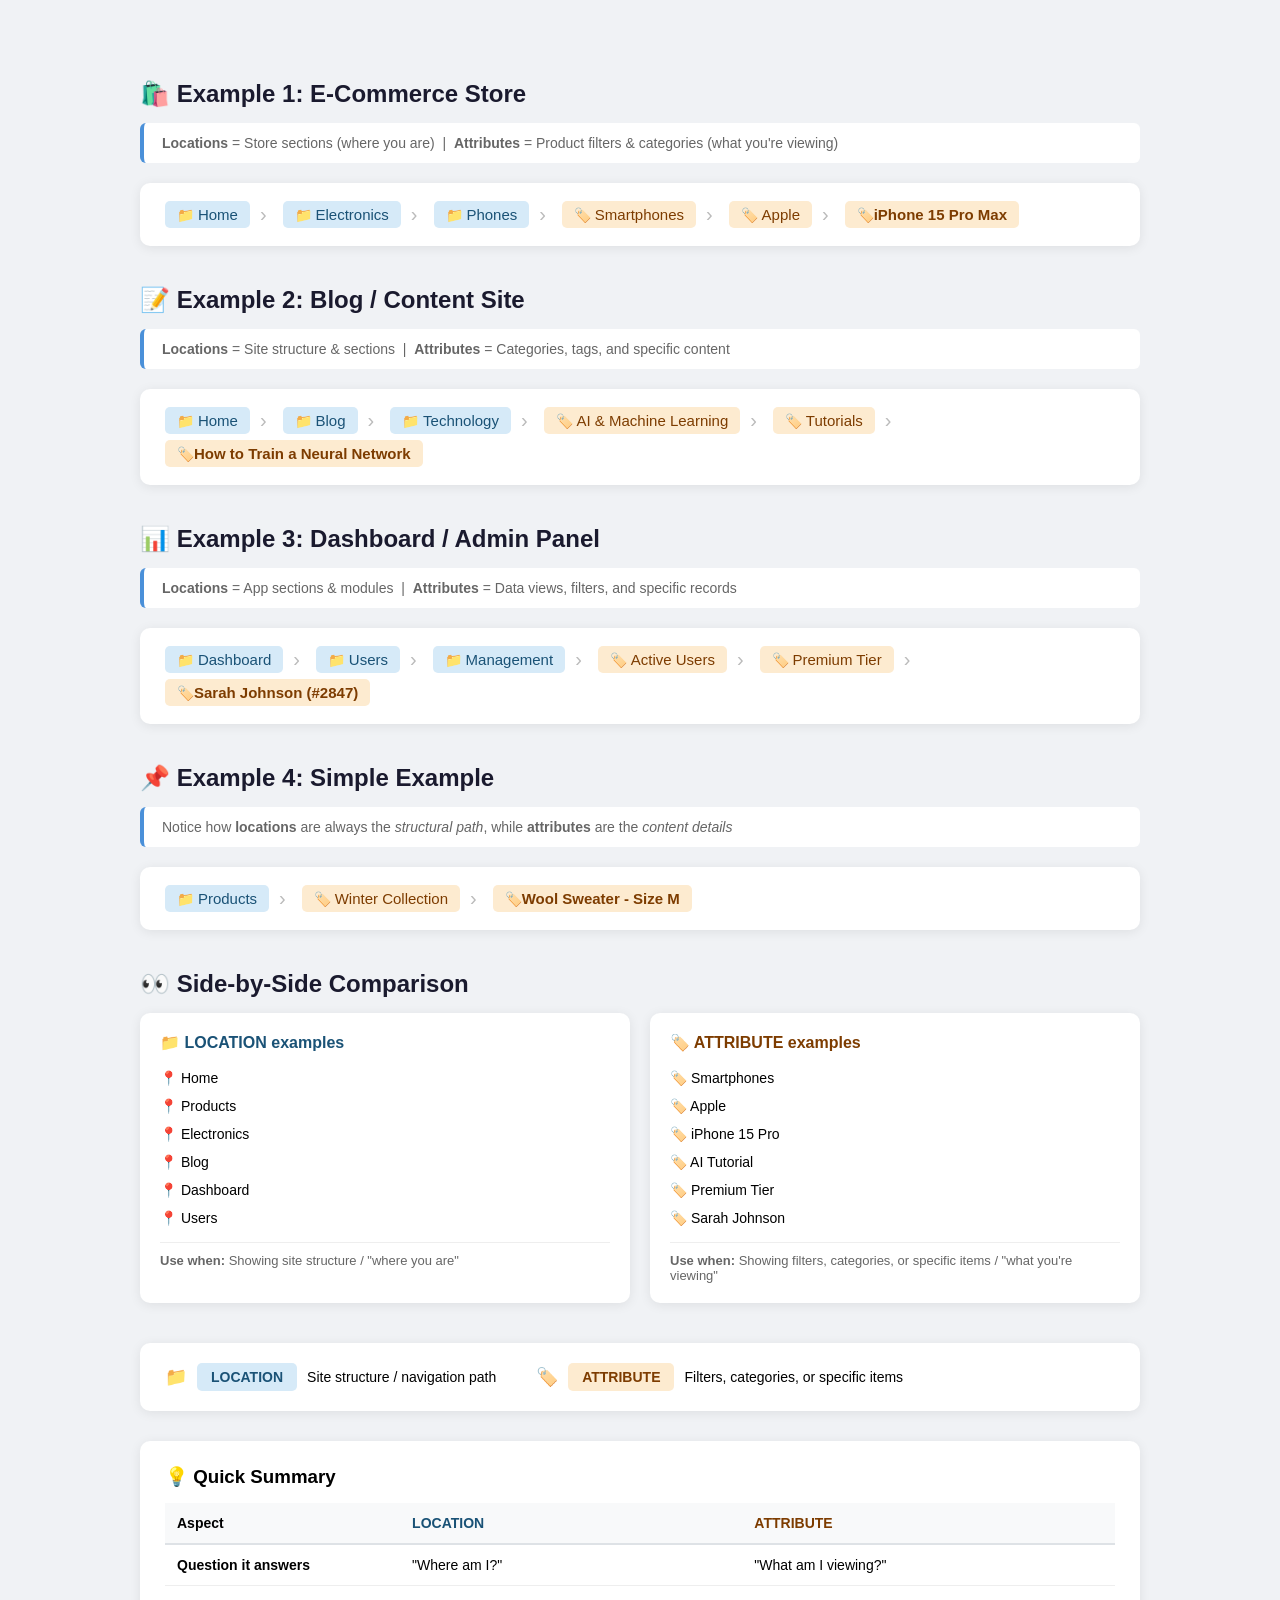
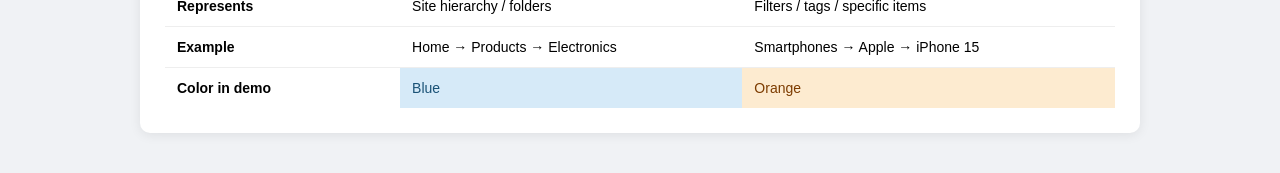
<file: deepseek_breadcrumb.html>
<!DOCTYPE html>
<html>
<head>
<style>
  * { margin: 0; padding: 0; box-sizing: border-box; }
  body { 
    font-family: 'Segoe UI', Arial, sans-serif; 
    padding: 40px; 
    background: #f0f2f5;
  }

  .container {
    max-width: 1000px;
    margin: 0 auto;
  }

  h2 {
    margin: 40px 0 15px 0;
    color: #1a1a2e;
    font-weight: 600;
  }

  .description {
    color: #666;
    margin-bottom: 20px;
    font-size: 14px;
    background: #fff;
    padding: 12px 18px;
    border-radius: 6px;
    border-left: 4px solid #4a90d9;
  }

  /* ===== BREADCRUMB STYLES ===== */
  .breadcrumb {
    background: white;
    padding: 18px 25px;
    border-radius: 10px;
    box-shadow: 0 2px 12px rgba(0,0,0,0.08);
    margin-bottom: 15px;
    transition: all 0.2s;
  }

  .breadcrumb ol {
    list-style: none;
    display: flex;
    flex-wrap: wrap;
    gap: 6px;
    align-items: center;
  }

  .breadcrumb li {
    display: flex;
    align-items: center;
    font-size: 15px;
  }

  /* Separator */
  .breadcrumb li:not(:last-child)::after {
    content: "›";
    margin: 0 10px;
    color: #bbb;
    font-size: 20px;
    font-weight: 300;
  }

  .breadcrumb a {
    text-decoration: none;
    padding: 5px 12px;
    border-radius: 5px;
    transition: all 0.2s;
    font-weight: 500;
  }

  .breadcrumb a:hover {
    transform: translateY(-1px);
    box-shadow: 0 2px 8px rgba(0,0,0,0.1);
  }

  .breadcrumb li:last-child {
    font-weight: 600;
    padding: 5px 12px;
    border-radius: 5px;
  }

  /* ===== LOCATION STYLES ===== */
  .location a {
    color: #1a5276;
    background: #d6eaf8;
  }

  .location a:hover {
    background: #aed6f1;
  }

  .location:last-child,
  .location:not(:has(a)) {
    color: #1a5276;
    background: #d6eaf8;
  }

  /* ===== ATTRIBUTE STYLES ===== */
  .attribute a {
    color: #7d3c00;
    background: #fdebd0;
  }

  .attribute a:hover {
    background: #fad7a0;
  }

  .attribute:last-child,
  .attribute:not(:has(a)) {
    color: #7d3c00;
    background: #fdebd0;
  }

  /* Icons */
  .location a::before,
  .location:last-child::before {
    content: "📁 ";
    font-size: 14px;
  }

  .attribute a::before,
  .attribute:last-child::before {
    content: "🏷️ ";
    font-size: 14px;
  }

  /* ===== LEGEND ===== */
  .legend {
    background: white;
    padding: 20px 25px;
    border-radius: 10px;
    box-shadow: 0 2px 12px rgba(0,0,0,0.08);
    margin-top: 40px;
    display: flex;
    gap: 40px;
    flex-wrap: wrap;
  }

  .legend-item {
    display: flex;
    align-items: center;
    gap: 10px;
    font-size: 14px;
  }

  .legend-box {
    padding: 6px 14px;
    border-radius: 5px;
    font-weight: 600;
  }

  .legend-box.location {
    background: #d6eaf8;
    color: #1a5276;
  }

  .legend-box.attribute {
    background: #fdebd0;
    color: #7d3c00;
  }

  .legend-icon {
    font-size: 18px;
  }
</style>
</head>
<body>

<div class="container">

  <!-- ============================================ -->
  <!-- EXAMPLE 1: E-COMMERCE (Online Store)          -->
  <!-- ============================================ -->
  <h2>🛍️ Example 1: E-Commerce Store</h2>
  <div class="description">
    <strong>Locations</strong> = Store sections (where you are) &nbsp;|&nbsp; 
    <strong>Attributes</strong> = Product filters & categories (what you're viewing)
  </div>

  <div class="breadcrumb">
    <ol>
      <li class="location"><a href="#">Home</a></li>
      <li class="location"><a href="#">Electronics</a></li>
      <li class="location"><a href="#">Phones</a></li>
      <li class="attribute"><a href="#">Smartphones</a></li>
      <li class="attribute"><a href="#">Apple</a></li>
      <li class="attribute">iPhone 15 Pro Max</li>
    </ol>
  </div>

  <!-- ============================================ -->
  <!-- EXAMPLE 2: BLOG / CONTENT SITE               -->
  <!-- ============================================ -->
  <h2>📝 Example 2: Blog / Content Site</h2>
  <div class="description">
    <strong>Locations</strong> = Site structure & sections &nbsp;|&nbsp; 
    <strong>Attributes</strong> = Categories, tags, and specific content
  </div>

  <div class="breadcrumb">
    <ol>
      <li class="location"><a href="#">Home</a></li>
      <li class="location"><a href="#">Blog</a></li>
      <li class="location"><a href="#">Technology</a></li>
      <li class="attribute"><a href="#">AI & Machine Learning</a></li>
      <li class="attribute"><a href="#">Tutorials</a></li>
      <li class="attribute">How to Train a Neural Network</li>
    </ol>
  </div>

  <!-- ============================================ -->
  <!-- EXAMPLE 3: DASHBOARD / ADMIN PANEL           -->
  <!-- ============================================ -->
  <h2>📊 Example 3: Dashboard / Admin Panel</h2>
  <div class="description">
    <strong>Locations</strong> = App sections & modules &nbsp;|&nbsp; 
    <strong>Attributes</strong> = Data views, filters, and specific records
  </div>

  <div class="breadcrumb">
    <ol>
      <li class="location"><a href="#">Dashboard</a></li>
      <li class="location"><a href="#">Users</a></li>
      <li class="location"><a href="#">Management</a></li>
      <li class="attribute"><a href="#">Active Users</a></li>
      <li class="attribute"><a href="#">Premium Tier</a></li>
      <li class="attribute">Sarah Johnson (#2847)</li>
    </ol>
  </div>

  <!-- ============================================ -->
  <!-- EXAMPLE 4: SIMPLE (Just 3 items)             -->
  <!-- ============================================ -->
  <h2>📌 Example 4: Simple Example</h2>
  <div class="description">
    Notice how <strong>locations</strong> are always the <em>structural path</em>, 
    while <strong>attributes</strong> are the <em>content details</em>
  </div>

  <div class="breadcrumb">
    <ol>
      <li class="location"><a href="#">Products</a></li>
      <li class="attribute"><a href="#">Winter Collection</a></li>
      <li class="attribute">Wool Sweater - Size M</li>
    </ol>
  </div>

  <!-- ============================================ -->
  <!-- VISUAL COMPARISON SIDE-BY-SIDE               -->
  <!-- ============================================ -->
  <h2>👀 Side-by-Side Comparison</h2>
  
  <div style="display: grid; grid-template-columns: 1fr 1fr; gap: 20px; margin-top: 15px;">
    
    <div style="background: white; padding: 20px; border-radius: 10px; box-shadow: 0 2px 12px rgba(0,0,0,0.08);">
      <h4 style="color: #1a5276; margin-bottom: 12px;">📁 LOCATION examples</h4>
      <ul style="list-style: none; padding: 0; font-size: 14px; line-height: 2;">
        <li>📍 Home</li>
        <li>📍 Products</li>
        <li>📍 Electronics</li>
        <li>📍 Blog</li>
        <li>📍 Dashboard</li>
        <li>📍 Users</li>
      </ul>
      <p style="font-size: 13px; color: #666; margin-top: 10px; border-top: 1px solid #eee; padding-top: 10px;">
        <strong>Use when:</strong> Showing site structure / "where you are"
      </p>
    </div>

    <div style="background: white; padding: 20px; border-radius: 10px; box-shadow: 0 2px 12px rgba(0,0,0,0.08);">
      <h4 style="color: #7d3c00; margin-bottom: 12px;">🏷️ ATTRIBUTE examples</h4>
      <ul style="list-style: none; padding: 0; font-size: 14px; line-height: 2;">
        <li>🏷️ Smartphones</li>
        <li>🏷️ Apple</li>
        <li>🏷️ iPhone 15 Pro</li>
        <li>🏷️ AI Tutorial</li>
        <li>🏷️ Premium Tier</li>
        <li>🏷️ Sarah Johnson</li>
      </ul>
      <p style="font-size: 13px; color: #666; margin-top: 10px; border-top: 1px solid #eee; padding-top: 10px;">
        <strong>Use when:</strong> Showing filters, categories, or specific items / "what you're viewing"
      </p>
    </div>
  </div>

  <!-- ============================================ -->
  <!-- LEGEND                                       -->
  <!-- ============================================ -->
  <div class="legend">
    <div class="legend-item">
      <span class="legend-icon">📁</span>
      <span class="legend-box location">LOCATION</span>
      <span>Site structure / navigation path</span>
    </div>
    <div class="legend-item">
      <span class="legend-icon">🏷️</span>
      <span class="legend-box attribute">ATTRIBUTE</span>
      <span>Filters, categories, or specific items</span>
    </div>
  </div>

  <!-- ============================================ -->
  <!-- SUMMARY TABLE                                -->
  <!-- ============================================ -->
  <div style="background: white; padding: 25px; border-radius: 10px; box-shadow: 0 2px 12px rgba(0,0,0,0.08); margin-top: 30px;">
    <h3 style="margin-bottom: 15px;">💡 Quick Summary</h3>
    <table style="width: 100%; border-collapse: collapse; font-size: 14px;">
      <thead>
        <tr style="background: #f8f9fa; text-align: left;">
          <th style="padding: 12px; border-bottom: 2px solid #dee2e6;">Aspect</th>
          <th style="padding: 12px; border-bottom: 2px solid #dee2e6; color: #1a5276;">LOCATION</th>
          <th style="padding: 12px; border-bottom: 2px solid #dee2e6; color: #7d3c00;">ATTRIBUTE</th>
        </tr>
      </thead>
      <tbody>
        <tr>
          <td style="padding: 12px; border-bottom: 1px solid #eee; font-weight: 600;">Question it answers</td>
          <td style="padding: 12px; border-bottom: 1px solid #eee;">"Where am I?"</td>
          <td style="padding: 12px; border-bottom: 1px solid #eee;">"What am I viewing?"</td>
        </tr>
        <tr>
          <td style="padding: 12px; border-bottom: 1px solid #eee; font-weight: 600;">Represents</td>
          <td style="padding: 12px; border-bottom: 1px solid #eee;">Site hierarchy / folders</td>
          <td style="padding: 12px; border-bottom: 1px solid #eee;">Filters / tags / specific items</td>
        </tr>
        <tr>
          <td style="padding: 12px; border-bottom: 1px solid #eee; font-weight: 600;">Example</td>
          <td style="padding: 12px; border-bottom: 1px solid #eee;">Home → Products → Electronics</td>
          <td style="padding: 12px; border-bottom: 1px solid #eee;">Smartphones → Apple → iPhone 15</td>
        </tr>
        <tr>
          <td style="padding: 12px; font-weight: 600;">Color in demo</td>
          <td style="padding: 12px; background: #d6eaf8; color: #1a5276;">Blue</td>
          <td style="padding: 12px; background: #fdebd0; color: #7d3c00;">Orange</td>
        </tr>
      </tbody>
    </table>
  </div>

</div>

</body>
</html>
</file>
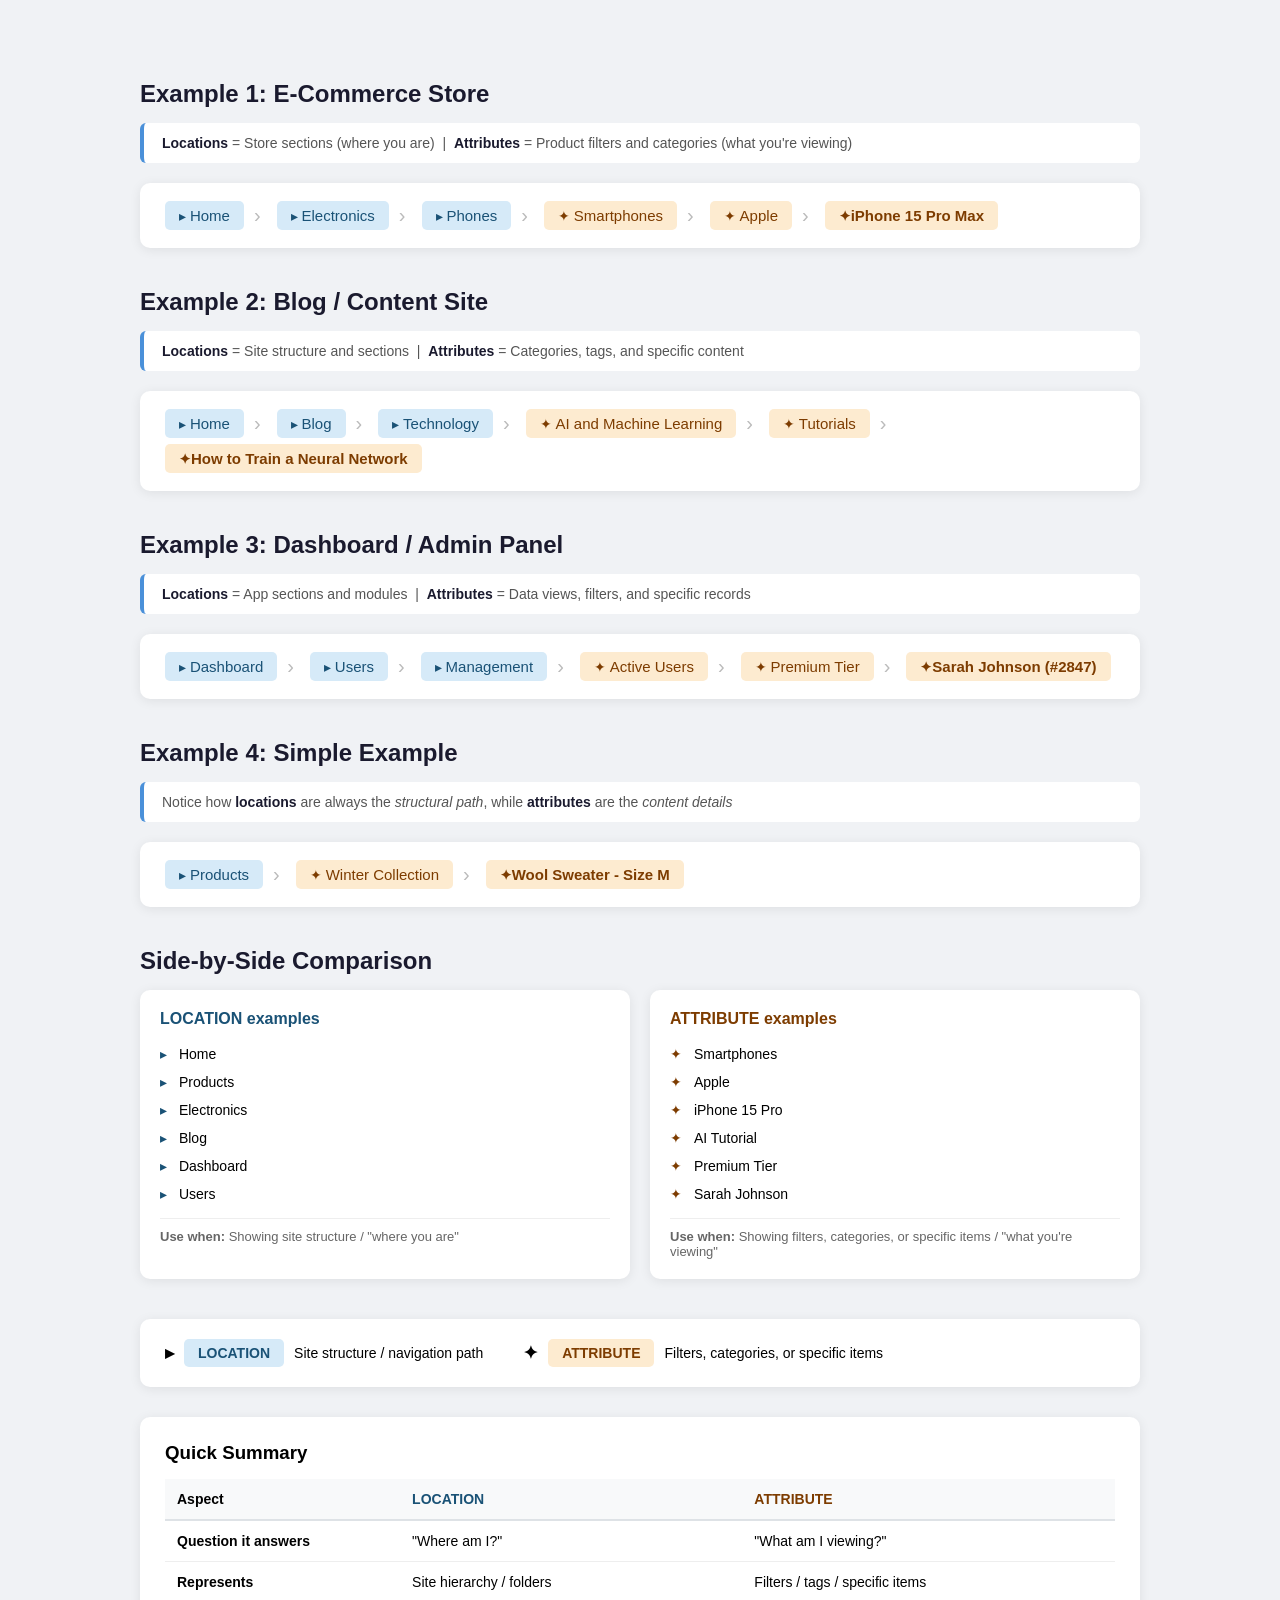
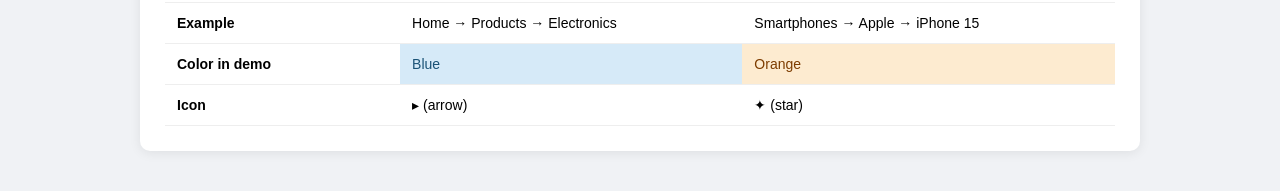
<file: deepseek_breadcrumb01.html>
<!DOCTYPE html>
<html>

<!--
location / attribute

Key Takeaways for Beginners
- location = "Where am I?" (site structure)
- attribute = "What am I looking at?" (content properties)
- You can have multiple of each type in one breadcrumb
- The last item (current page) is usually an attribute with no link
- Add these classes to <li> elements, not the <a> tags

This makes your breadcrumbs more semantic and gives you super-flexible styling options! 
-->

<head>
<meta charset="UTF-8">
<style>
  * { margin: 0; padding: 0; box-sizing: border-box; }
  body { 
    font-family: 'Segoe UI', Arial, sans-serif; 
    padding: 40px; 
    background: #f0f2f5;
  }

  .container {
    max-width: 1000px;
    margin: 0 auto;
  }

  h2 {
    margin: 40px 0 15px 0;
    color: #1a1a2e;
    font-weight: 600;
  }

  .description {
    color: #555;
    margin-bottom: 20px;
    font-size: 14px;
    background: #fff;
    padding: 12px 18px;
    border-radius: 6px;
    border-left: 4px solid #4a90d9;
  }

  .description strong {
    color: #1a1a2e;
  }

  /* ===== BREADCRUMB STYLES ===== */
  .breadcrumb {
    background: white;
    padding: 18px 25px;
    border-radius: 10px;
    box-shadow: 0 2px 12px rgba(0,0,0,0.08);
    margin-bottom: 15px;
    transition: all 0.2s;
  }

  .breadcrumb ol {
    list-style: none;
    display: flex;
    flex-wrap: wrap;
    gap: 6px;
    align-items: center;
  }

  .breadcrumb li {
    display: flex;
    align-items: center;
    font-size: 15px;
  }

  /* Separator */
  .breadcrumb li:not(:last-child)::after {
    content: "›";
    margin: 0 10px;
    color: #bbb;
    font-size: 20px;
    font-weight: 300;
  }

  .breadcrumb a {
    text-decoration: none;
    padding: 6px 14px;
    border-radius: 5px;
    transition: all 0.2s;
    font-weight: 500;
  }

  .breadcrumb a:hover {
    transform: translateY(-1px);
    box-shadow: 0 2px 8px rgba(0,0,0,0.1);
  }

  .breadcrumb li:last-child {
    font-weight: 600;
    padding: 6px 14px;
    border-radius: 5px;
  }

  /* ===== LOCATION STYLES ===== */
  .location a {
    color: #1a5276;
    background: #d6eaf8;
  }

  .location a:hover {
    background: #aed6f1;
  }

  .location:last-child,
  .location:not(:has(a)) {
    color: #1a5276;
    background: #d6eaf8;
  }

  /* Location icon using CSS */
  .location a::before,
  .location:last-child::before {
    content: "▸ ";
    font-size: 14px;
    color: #1a5276;
  }

  /* ===== ATTRIBUTE STYLES ===== */
  .attribute a {
    color: #7d3c00;
    background: #fdebd0;
  }

  .attribute a:hover {
    background: #fad7a0;
  }

  .attribute:last-child,
  .attribute:not(:has(a)) {
    color: #7d3c00;
    background: #fdebd0;
  }

  /* Attribute icon using CSS */
  .attribute a::before,
  .attribute:last-child::before {
    content: "✦ ";
    font-size: 14px;
    color: #7d3c00;
  }

  /* ===== LEGEND ===== */
  .legend {
    background: white;
    padding: 20px 25px;
    border-radius: 10px;
    box-shadow: 0 2px 12px rgba(0,0,0,0.08);
    margin-top: 40px;
    display: flex;
    gap: 40px;
    flex-wrap: wrap;
  }

  .legend-item {
    display: flex;
    align-items: center;
    gap: 10px;
    font-size: 14px;
  }

  .legend-box {
    padding: 6px 14px;
    border-radius: 5px;
    font-weight: 600;
  }

  .legend-box.location {
    background: #d6eaf8;
    color: #1a5276;
  }

  .legend-box.attribute {
    background: #fdebd0;
    color: #7d3c00;
  }

  .legend-icon {
    font-weight: bold;
    font-size: 18px;
  }

  /* ===== COMPARISON BOXES ===== */
  .comparison-grid {
    display: grid;
    grid-template-columns: 1fr 1fr;
    gap: 20px;
    margin-top: 15px;
  }

  .comparison-box {
    background: white;
    padding: 20px;
    border-radius: 10px;
    box-shadow: 0 2px 12px rgba(0,0,0,0.08);
  }

  .comparison-box h4 {
    margin-bottom: 12px;
  }

  .comparison-box ul {
    list-style: none;
    padding: 0;
    font-size: 14px;
    line-height: 2;
  }

  .comparison-box ul li::before {
    margin-right: 8px;
  }

  .location-list li::before {
    content: "▸ ";
    color: #1a5276;
  }

  .attribute-list li::before {
    content: "✦ ";
    color: #7d3c00;
  }

  .comparison-box .note {
    font-size: 13px;
    color: #666;
    margin-top: 10px;
    border-top: 1px solid #eee;
    padding-top: 10px;
  }

  /* ===== SUMMARY TABLE ===== */
  .summary {
    background: white;
    padding: 25px;
    border-radius: 10px;
    box-shadow: 0 2px 12px rgba(0,0,0,0.08);
    margin-top: 30px;
  }

  .summary h3 {
    margin-bottom: 15px;
  }

  .summary table {
    width: 100%;
    border-collapse: collapse;
    font-size: 14px;
  }

  .summary th {
    padding: 12px;
    border-bottom: 2px solid #dee2e6;
    text-align: left;
  }

  .summary td {
    padding: 12px;
    border-bottom: 1px solid #eee;
  }

  .summary .location-color {
    color: #1a5276;
  }

  .summary .attribute-color {
    color: #7d3c00;
  }

  .summary .bg-location {
    background: #d6eaf8;
    color: #1a5276;
  }

  .summary .bg-attribute {
    background: #fdebd0;
    color: #7d3c00;
  }

  .summary th {
    background: #f8f9fa;
  }

  .summary .fw-bold {
    font-weight: 600;
  }

  @media (max-width: 700px) {
    .comparison-grid {
      grid-template-columns: 1fr;
    }
    .legend {
      flex-direction: column;
      gap: 10px;
    }
  }
</style>
</head>
<body>

<div class="container">

  <!-- ============================================ -->
  <!-- EXAMPLE 1: E-COMMERCE (Online Store)          -->
  <!-- ============================================ -->
  <h2>Example 1: E-Commerce Store</h2>
  <div class="description">
    <strong>Locations</strong> = Store sections (where you are) &nbsp;|&nbsp; 
    <strong>Attributes</strong> = Product filters and categories (what you're viewing)
  </div>

  <div class="breadcrumb">
    <ol>
      <li class="location"><a href="#">Home</a></li>
      <li class="location"><a href="#">Electronics</a></li>
      <li class="location"><a href="#">Phones</a></li>
      <li class="attribute"><a href="#">Smartphones</a></li>
      <li class="attribute"><a href="#">Apple</a></li>
      <li class="attribute">iPhone 15 Pro Max</li>
    </ol>
  </div>

  <!-- ============================================ -->
  <!-- EXAMPLE 2: BLOG / CONTENT SITE               -->
  <!-- ============================================ -->
  <h2>Example 2: Blog / Content Site</h2>
  <div class="description">
    <strong>Locations</strong> = Site structure and sections &nbsp;|&nbsp; 
    <strong>Attributes</strong> = Categories, tags, and specific content
  </div>

  <div class="breadcrumb">
    <ol>
      <li class="location"><a href="#">Home</a></li>
      <li class="location"><a href="#">Blog</a></li>
      <li class="location"><a href="#">Technology</a></li>
      <li class="attribute"><a href="#">AI and Machine Learning</a></li>
      <li class="attribute"><a href="#">Tutorials</a></li>
      <li class="attribute">How to Train a Neural Network</li>
    </ol>
  </div>

  <!-- ============================================ -->
  <!-- EXAMPLE 3: DASHBOARD / ADMIN PANEL           -->
  <!-- ============================================ -->
  <h2>Example 3: Dashboard / Admin Panel</h2>
  <div class="description">
    <strong>Locations</strong> = App sections and modules &nbsp;|&nbsp; 
    <strong>Attributes</strong> = Data views, filters, and specific records
  </div>

  <div class="breadcrumb">
    <ol>
      <li class="location"><a href="#">Dashboard</a></li>
      <li class="location"><a href="#">Users</a></li>
      <li class="location"><a href="#">Management</a></li>
      <li class="attribute"><a href="#">Active Users</a></li>
      <li class="attribute"><a href="#">Premium Tier</a></li>
      <li class="attribute">Sarah Johnson (#2847)</li>
    </ol>
  </div>

  <!-- ============================================ -->
  <!-- EXAMPLE 4: SIMPLE (Just 3 items)             -->
  <!-- ============================================ -->
  <h2>Example 4: Simple Example</h2>
  <div class="description">
    Notice how <strong>locations</strong> are always the <em>structural path</em>, 
    while <strong>attributes</strong> are the <em>content details</em>
  </div>

  <div class="breadcrumb">
    <ol>
      <li class="location"><a href="#">Products</a></li>
      <li class="attribute"><a href="#">Winter Collection</a></li>
      <li class="attribute">Wool Sweater - Size M</li>
    </ol>
  </div>

  <!-- ============================================ -->
  <!-- VISUAL COMPARISON SIDE-BY-SIDE               -->
  <!-- ============================================ -->
  <h2>Side-by-Side Comparison</h2>
  
  <div class="comparison-grid">
    
    <div class="comparison-box">
      <h4 style="color: #1a5276;">LOCATION examples</h4>
      <ul class="location-list">
        <li>Home</li>
        <li>Products</li>
        <li>Electronics</li>
        <li>Blog</li>
        <li>Dashboard</li>
        <li>Users</li>
      </ul>
      <p class="note">
        <strong>Use when:</strong> Showing site structure / "where you are"
      </p>
    </div>

    <div class="comparison-box">
      <h4 style="color: #7d3c00;">ATTRIBUTE examples</h4>
      <ul class="attribute-list">
        <li>Smartphones</li>
        <li>Apple</li>
        <li>iPhone 15 Pro</li>
        <li>AI Tutorial</li>
        <li>Premium Tier</li>
        <li>Sarah Johnson</li>
      </ul>
      <p class="note">
        <strong>Use when:</strong> Showing filters, categories, or specific items / "what you're viewing"
      </p>
    </div>
  </div>

  <!-- ============================================ -->
  <!-- LEGEND                                       -->
  <!-- ============================================ -->
  <div class="legend">
    <div class="legend-item">
      <span class="legend-icon">▸</span>
      <span class="legend-box location">LOCATION</span>
      <span>Site structure / navigation path</span>
    </div>
    <div class="legend-item">
      <span class="legend-icon">✦</span>
      <span class="legend-box attribute">ATTRIBUTE</span>
      <span>Filters, categories, or specific items</span>
    </div>
  </div>

  <!-- ============================================ -->
  <!-- SUMMARY TABLE                                -->
  <!-- ============================================ -->
  <div class="summary">
    <h3>Quick Summary</h3>
    <table>
      <thead>
        <tr>
          <th>Aspect</th>
          <th class="location-color">LOCATION</th>
          <th class="attribute-color">ATTRIBUTE</th>
        </tr>
      </thead>
      <tbody>
        <tr>
          <td class="fw-bold">Question it answers</td>
          <td>"Where am I?"</td>
          <td>"What am I viewing?"</td>
        </tr>
        <tr>
          <td class="fw-bold">Represents</td>
          <td>Site hierarchy / folders</td>
          <td>Filters / tags / specific items</td>
        </tr>
        <tr>
          <td class="fw-bold">Example</td>
          <td>Home → Products → Electronics</td>
          <td>Smartphones → Apple → iPhone 15</td>
        </tr>
        <tr>
          <td class="fw-bold">Color in demo</td>
          <td class="bg-location">Blue</td>
          <td class="bg-attribute">Orange</td>
        </tr>
        <tr>
          <td class="fw-bold">Icon</td>
          <td>▸ (arrow)</td>
          <td>✦ (star)</td>
        </tr>
      </tbody>
    </table>
  </div>

</div>

</body>
</html>
</file>
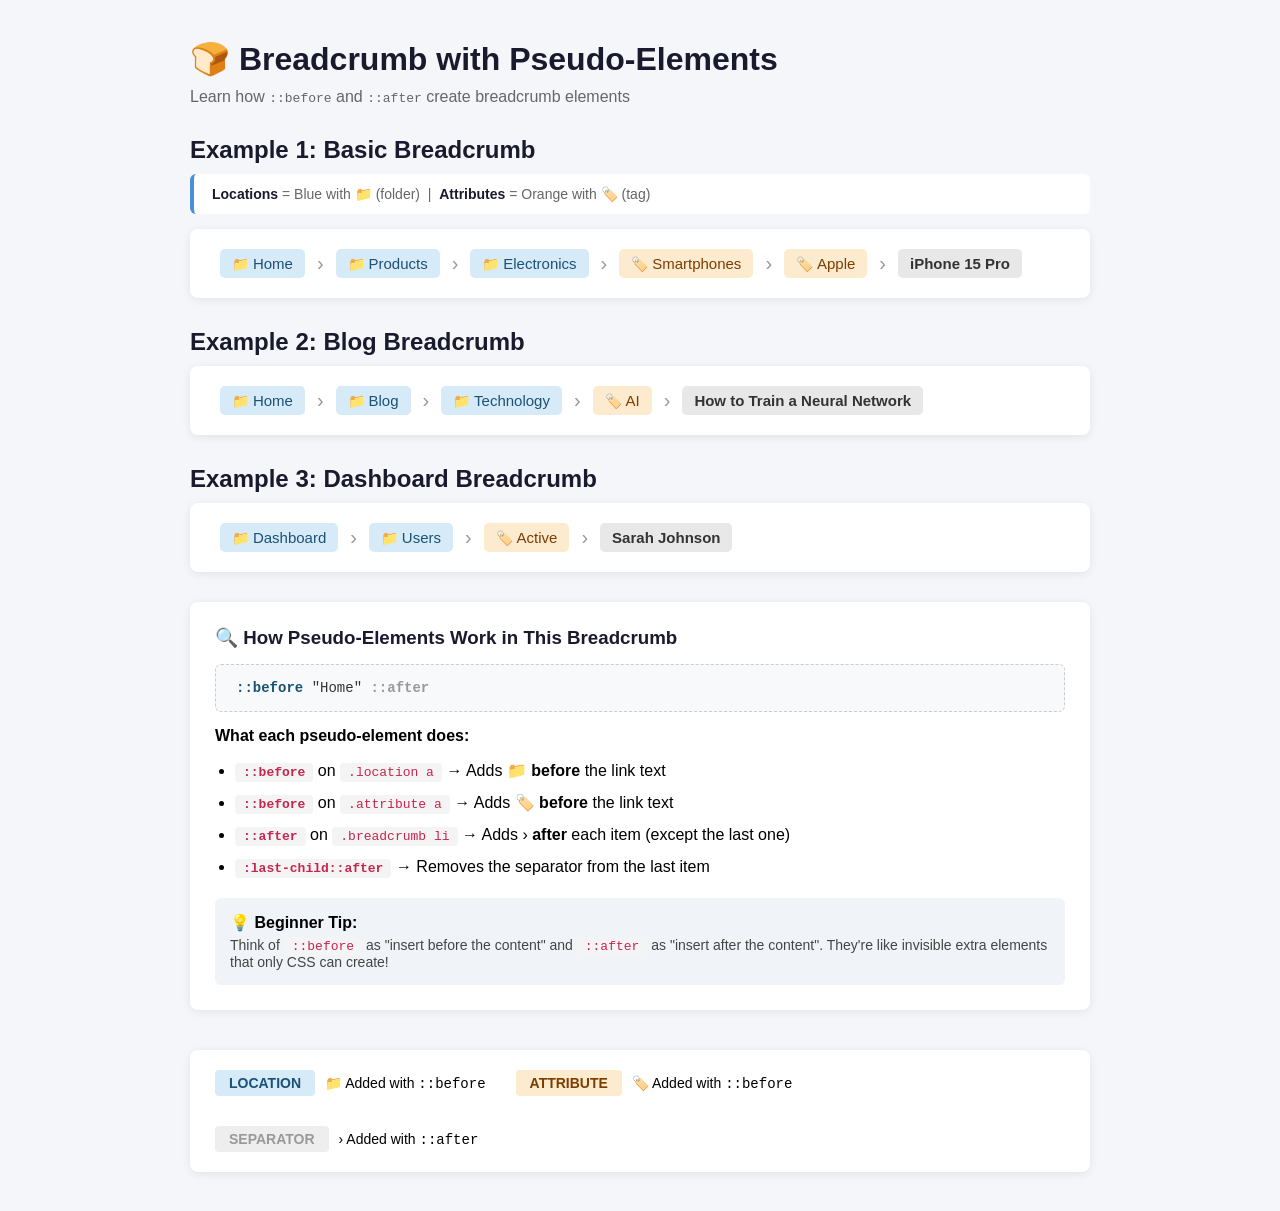
<file: deepseek_breadcrumb02.html>
<!DOCTYPE html>
<!--
Pseudo-elements

✅ Key Takeaways for Beginners\
- ::before = Adds content before the element's content
- ::after = Adds content after the element's content
- content property is REQUIRED (even if empty: content: "")
- li:last-child::after removes the separator from the final item
- Pseudo-elements are pure CSS - no HTML changes needed!

This approach keeps your HTML clean and semantic while giving you full visual control through CSS! 🎨
-->

<html>
<head>
<meta charset="UTF-8">
<style>
  /* ===== BASIC RESET ===== */
  * {
    margin: 0;
    padding: 0;
    box-sizing: border-box;
  }

  body {
    font-family: Arial, sans-serif;
    padding: 40px;
    background: #f4f6f9;
  }

  .container {
    max-width: 900px;
    margin: 0 auto;
  }

  /* ===== BREADCRUMB STYLES ===== */
  .breadcrumb {
    background: white;
    padding: 20px 30px;
    border-radius: 8px;
    box-shadow: 0 2px 10px rgba(0,0,0,0.08);
    margin-bottom: 30px;
  }

  .breadcrumb ol {
    list-style: none;
    display: flex;
    flex-wrap: wrap;
    align-items: center;
    padding: 0;
    margin: 0;
  }

  .breadcrumb li {
    display: flex;
    align-items: center;
    font-size: 15px;
  }

  /* ======================================== */
  /* PSEUDO-ELEMENT 1: THE SEPARATOR (::after) */
  /* ======================================== */
  .breadcrumb li::after {
    content: "›";           /* The arrow symbol */
    margin: 0 12px;         /* Space around it */
    color: #999;            /* Gray color */
    font-size: 20px;        /* Bigger arrow */
  }

  /* Remove separator from LAST item */
  .breadcrumb li:last-child::after {
    content: "";            /* Empty content = nothing shows */
    margin: 0;              /* Remove margin too */
  }

  /* ======================================== */
  /* PSEUDO-ELEMENT 2: LOCATION ICON (::before) */
  /* ======================================== */
  .location a::before {
    content: "📁 ";         /* Folder icon */
    font-size: 14px;
  }

  /* ======================================== */
  /* PSEUDO-ELEMENT 3: ATTRIBUTE ICON (::before) */
  /* ======================================== */
  .attribute a::before {
    content: "🏷️ ";         /* Tag icon */
    font-size: 14px;
  }

  /* ===== LINK STYLES ===== */
  .breadcrumb a {
    text-decoration: none;
    padding: 6px 12px;
    border-radius: 5px;
    transition: all 0.2s;
    font-weight: 500;
  }

  /* Location links - BLUE */
  .location a {
    color: #1a5276;
    background: #d6eaf8;
  }

  .location a:hover {
    background: #aed6f1;
  }

  /* Attribute links - ORANGE */
  .attribute a {
    color: #7d3c00;
    background: #fdebd0;
  }

  .attribute a:hover {
    background: #fad7a0;
  }

  /* Current page (no link) */
  .breadcrumb li:last-child {
    font-weight: 600;
    padding: 6px 12px;
    border-radius: 5px;
    background: #e8e8e8;
    color: #333;
  }

  /* ===== SECTION TITLES ===== */
  h2 {
    color: #1a1a2e;
    margin: 30px 0 10px 0;
  }

  .note {
    color: #666;
    font-size: 14px;
    margin-bottom: 15px;
    background: white;
    padding: 12px 18px;
    border-radius: 6px;
    border-left: 4px solid #4a90d9;
  }

  .note strong {
    color: #1a1a2e;
  }

  /* ===== LEGEND ===== */
  .legend {
    background: white;
    padding: 20px 25px;
    border-radius: 8px;
    box-shadow: 0 2px 10px rgba(0,0,0,0.08);
    margin-top: 40px;
    display: flex;
    gap: 30px;
    flex-wrap: wrap;
  }

  .legend-item {
    display: flex;
    align-items: center;
    gap: 10px;
    font-size: 14px;
  }

  .legend-box {
    padding: 5px 14px;
    border-radius: 4px;
    font-weight: 600;
  }

  .legend-box.location {
    background: #d6eaf8;
    color: #1a5276;
  }

  .legend-box.attribute {
    background: #fdebd0;
    color: #7d3c00;
  }

  .legend-box.separator {
    background: #eee;
    color: #999;
  }

  /* ===== ANATOMY DIAGRAM ===== */
  .anatomy {
    background: white;
    padding: 25px;
    border-radius: 8px;
    box-shadow: 0 2px 10px rgba(0,0,0,0.08);
    margin-top: 30px;
  }

  .anatomy h3 {
    margin-bottom: 15px;
    color: #1a1a2e;
  }

  .anatomy code {
    background: #f4f4f4;
    padding: 2px 8px;
    border-radius: 4px;
    font-size: 13px;
    color: #c7254e;
  }

  .anatomy .pseudo-demo {
    background: #f8f9fa;
    padding: 15px 20px;
    border-radius: 6px;
    margin: 10px 0;
    font-family: monospace;
    font-size: 14px;
    border: 1px dashed #ccc;
  }

  .anatomy .highlight-before {
    color: #1a5276;
    font-weight: bold;
  }

  .anatomy .highlight-after {
    color: #999;
    font-weight: bold;
  }

  .anatomy .highlight-content {
    color: #333;
  }

  .anatomy ul {
    margin: 10px 0 0 20px;
    line-height: 2;
  }
</style>
</head>
<body>

<div class="container">

  <!-- ============================================ -->
  <!-- TITLE                                        -->
  <!-- ============================================ -->
  <h1 style="color: #1a1a2e; margin-bottom: 10px;">🍞 Breadcrumb with Pseudo-Elements</h1>
  <p style="color: #666; margin-bottom: 30px;">Learn how <code>::before</code> and <code>::after</code> create breadcrumb elements</p>

  <!-- ============================================ -->
  <!-- EXAMPLE 1: BASIC BREADCRUMB                  -->
  <!-- ============================================ -->
  <h2>Example 1: Basic Breadcrumb</h2>
  <div class="note">
    <strong>Locations</strong> = Blue with 📁 (folder) &nbsp;|&nbsp; 
    <strong>Attributes</strong> = Orange with 🏷️ (tag)
  </div>

  <div class="breadcrumb">
    <ol>
      <li class="location"><a href="#">Home</a></li>
      <li class="location"><a href="#">Products</a></li>
      <li class="location"><a href="#">Electronics</a></li>
      <li class="attribute"><a href="#">Smartphones</a></li>
      <li class="attribute"><a href="#">Apple</a></li>
      <li class="attribute">iPhone 15 Pro</li>
    </ol>
  </div>

  <!-- ============================================ -->
  <!-- EXAMPLE 2: BLOG                              -->
  <!-- ============================================ -->
  <h2>Example 2: Blog Breadcrumb</h2>

  <div class="breadcrumb">
    <ol>
      <li class="location"><a href="#">Home</a></li>
      <li class="location"><a href="#">Blog</a></li>
      <li class="location"><a href="#">Technology</a></li>
      <li class="attribute"><a href="#">AI</a></li>
      <li class="attribute">How to Train a Neural Network</li>
    </ol>
  </div>

  <!-- ============================================ -->
  <!-- EXAMPLE 3: DASHBOARD                         -->
  <!-- ============================================ -->
  <h2>Example 3: Dashboard Breadcrumb</h2>

  <div class="breadcrumb">
    <ol>
      <li class="location"><a href="#">Dashboard</a></li>
      <li class="location"><a href="#">Users</a></li>
      <li class="attribute"><a href="#">Active</a></li>
      <li class="attribute">Sarah Johnson</li>
    </ol>
  </div>

  <!-- ============================================ -->
  <!-- ANATOMY DIAGRAM                              -->
  <!-- ============================================ -->
  <div class="anatomy">
    <h3>🔍 How Pseudo-Elements Work in This Breadcrumb</h3>
    
    <div class="pseudo-demo">
      <span class="highlight-before">::before</span>
      <span class="highlight-content">  "Home"  </span>
      <span class="highlight-after">::after</span>
    </div>

    <p style="margin: 15px 0 10px 0; font-weight: bold;">What each pseudo-element does:</p>
    
    <ul>
      <li>
        <strong><code>::before</code></strong> on <code>.location a</code> 
        → Adds 📁 <strong>before</strong> the link text
      </li>
      <li>
        <strong><code>::before</code></strong> on <code>.attribute a</code> 
        → Adds 🏷️ <strong>before</strong> the link text
      </li>
      <li>
        <strong><code>::after</code></strong> on <code>.breadcrumb li</code> 
        → Adds › <strong>after</strong> each item (except the last one)
      </li>
      <li>
        <strong><code>:last-child::after</code></strong> 
        → Removes the separator from the last item
      </li>
    </ul>

    <div style="background: #f0f4f8; padding: 15px; border-radius: 6px; margin-top: 15px;">
      <p style="font-weight: bold; margin-bottom: 5px;">💡 Beginner Tip:</p>
      <p style="font-size: 14px; color: #444;">
        Think of <code>::before</code> as "insert before the content" and 
        <code>::after</code> as "insert after the content". 
        They're like invisible extra elements that only CSS can create!
      </p>
    </div>
  </div>

  <!-- ============================================ -->
  <!-- LEGEND                                       -->
  <!-- ============================================ -->
  <div class="legend">
    <div class="legend-item">
      <span class="legend-box location">LOCATION</span>
      <span>📁 Added with <code>::before</code></span>
    </div>
    <div class="legend-item">
      <span class="legend-box attribute">ATTRIBUTE</span>
      <span>🏷️ Added with <code>::before</code></span>
    </div>
    <div class="legend-item">
      <span class="legend-box separator">SEPARATOR</span>
      <span>› Added with <code>::after</code></span>
    </div>
  </div>

</div>

</body>
</html>
</file>
